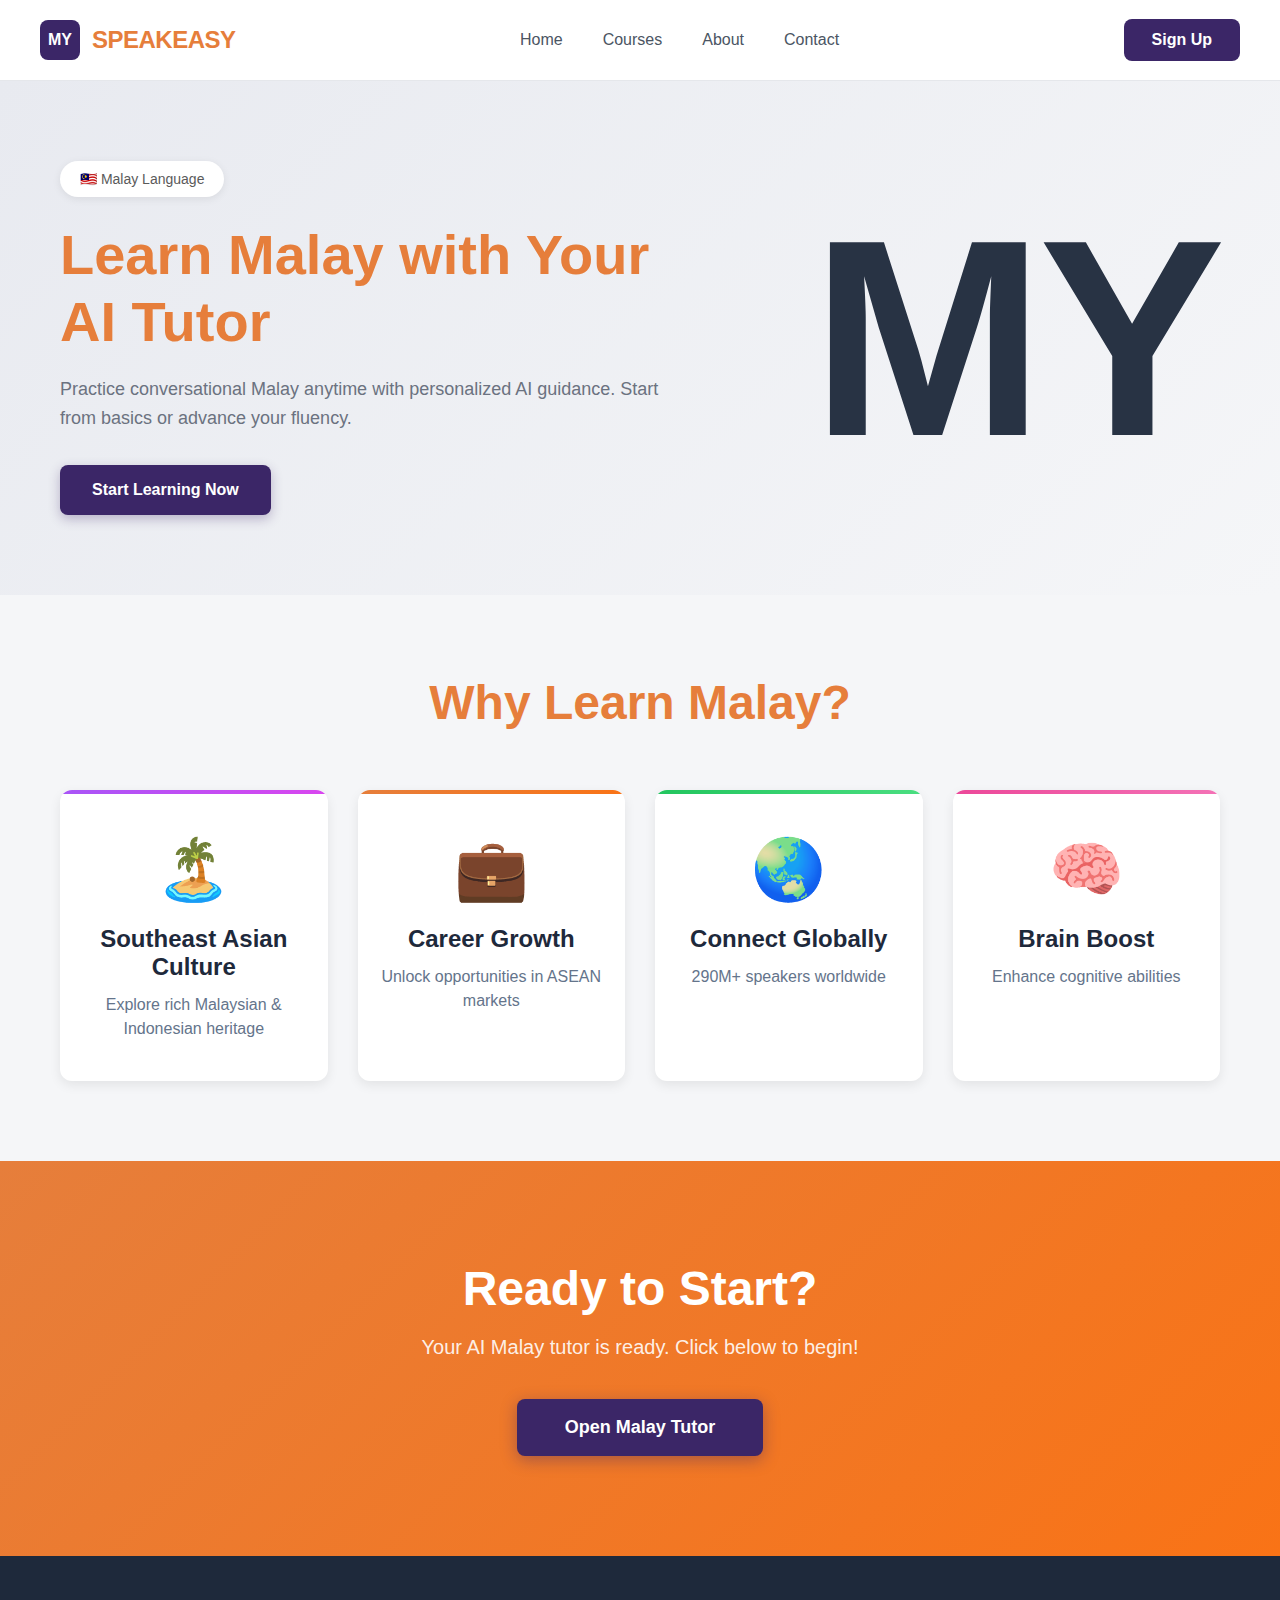
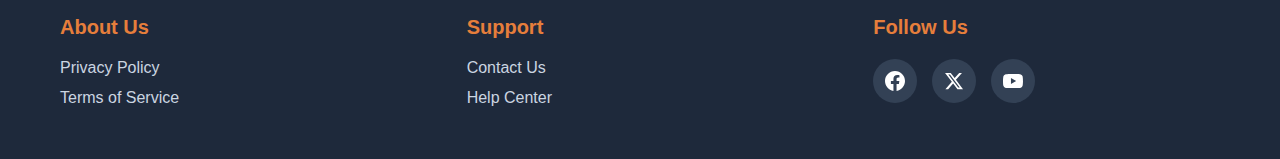
<file: index.html>
<!DOCTYPE html>
<html lang="en">
<head>
    <meta charset="UTF-8">
    <meta name="viewport" content="width=device-width, initial-scale=1.0">
    <title>SpeakEasy Malay - Your AI Malay Language Tutor</title>
    <link rel="stylesheet" href="styles.css">
</head>
<body>
    <nav class="navbar">
        <div class="nav-container">
            <div class="nav-logo">
                <div class="logo-icon">MY</div>
                <span class="logo-text">SPEAKEASY</span>
            </div>
            <ul class="nav-links">
                <li><a href="#home" class="nav-link">Home</a></li>
                <li><a href="#courses" class="nav-link">Courses</a></li>
                <li><a href="#about" class="nav-link">About</a></li>
                <li><a href="#contact" class="nav-link">Contact</a></li>
            </ul>
            <button class="signup-btn">Sign Up</button>
        </div>
    </nav>

    <section class="hero">
        <div class="hero-content">
            <div class="hero-left">
                <div class="language-badge">🇲🇾 Malay Language</div>
                <h1 class="hero-title">Learn Malay with Your AI Tutor</h1>
                <p class="hero-subtitle">Practice conversational Malay anytime with personalized AI guidance. Start from basics or advance your fluency.</p>
                <button class="cta-button">Start Learning Now</button>
            </div>
            <div class="hero-right">
                <div class="large-logo">MY</div>
            </div>
        </div>
    </section>

    <section class="features-section">
        <h2 class="features-title">Why Learn Malay?</h2>
        <div class="features-container">
            <div class="feature-card">
                <div class="card-border purple"></div>
                <div class="feature-icon">🏝️</div>
                <h3 class="feature-title">Southeast Asian Culture</h3>
                <p class="feature-description">Explore rich Malaysian & Indonesian heritage</p>
            </div>
            
            <div class="feature-card">
                <div class="card-border blue"></div>
                <div class="feature-icon">💼</div>
                <h3 class="feature-title">Career Growth</h3>
                <p class="feature-description">Unlock opportunities in ASEAN markets</p>
            </div>
            
            <div class="feature-card">
                <div class="card-border green"></div>
                <div class="feature-icon">🌏</div>
                <h3 class="feature-title">Connect Globally</h3>
                <p class="feature-description">290M+ speakers worldwide</p>
            </div>
            
            <div class="feature-card">
                <div class="card-border orange"></div>
                <div class="feature-icon">🧠</div>
                <h3 class="feature-title">Brain Boost</h3>
                <p class="feature-description">Enhance cognitive abilities</p>
            </div>
        </div>
    </section>

    <section class="cta-section">
        <div class="cta-content">
            <h2 class="cta-title">Ready to Start?</h2>
            <p class="cta-subtitle">Your AI Malay tutor is ready. Click below to begin!</p>
            <button class="cta-btn">Open Malay Tutor</button>
        </div>
    </section>

    <footer class="footer">
        <div class="footer-content">
            <div class="footer-column">
                <h3 class="footer-heading">About Us</h3>
                <ul class="footer-links">
                    <li><a href="#privacy">Privacy Policy</a></li>
                    <li><a href="#terms">Terms of Service</a></li>
                </ul>
            </div>
            
            <div class="footer-column">
                <h3 class="footer-heading">Support</h3>
                <ul class="footer-links">
                    <li><a href="#contact">Contact Us</a></li>
                    <li><a href="#help">Help Center</a></li>
                </ul>
            </div>
            
            <div class="footer-column">
                <h3 class="footer-heading">Follow Us</h3>
                <div class="social-icons">
                    <a href="#" class="social-icon" aria-label="Facebook">
                        <svg xmlns="http://www.w3.org/2000/svg" width="20" height="20" viewBox="0 0 24 24" fill="currentColor">
                            <path d="M24 12.073c0-6.627-5.373-12-12-12s-12 5.373-12 12c0 5.99 4.388 10.954 10.125 11.854v-8.385H7.078v-3.47h3.047V9.43c0-3.007 1.792-4.669 4.533-4.669 1.312 0 2.686.235 2.686.235v2.953H15.83c-1.491 0-1.956.925-1.956 1.874v2.25h3.328l-.532 3.47h-2.796v8.385C19.612 23.027 24 18.062 24 12.073z"/>
                        </svg>
                    </a>
                    <a href="#" class="social-icon" aria-label="X (Twitter)">
                        <svg xmlns="http://www.w3.org/2000/svg" width="20" height="20" viewBox="0 0 24 24" fill="currentColor">
                            <path d="M18.244 2.25h3.308l-7.227 8.26 8.502 11.24H16.17l-5.214-6.817L4.99 21.75H1.68l7.73-8.835L1.254 2.25H8.08l4.713 6.231zm-1.161 17.52h1.833L7.084 4.126H5.117z"/>
                        </svg>
                    </a>
                    <a href="#" class="social-icon" aria-label="YouTube">
                        <svg xmlns="http://www.w3.org/2000/svg" width="20" height="20" viewBox="0 0 24 24" fill="currentColor">
                            <path d="M23.498 6.186a3.016 3.016 0 0 0-2.122-2.136C19.505 3.545 12 3.545 12 3.545s-7.505 0-9.377.505A3.017 3.017 0 0 0 .502 6.186C0 8.07 0 12 0 12s0 3.93.502 5.814a3.016 3.016 0 0 0 2.122 2.136c1.871.505 9.376.505 9.376.505s7.505 0 9.377-.505a3.015 3.015 0 0 0 2.122-2.136C24 15.93 24 12 24 12s0-3.93-.502-5.814zM9.545 15.568V8.432L15.818 12l-6.273 3.568z"/>
                        </svg>
                    </a>
                </div>
            </div>
        </div>
    </footer>

    <script src="https://cdn.botpress.cloud/webchat/v3.5/inject.js"></script>
    <script src="https://files.bpcontent.cloud/2025/11/17/04/20251117042830-K5YPSWCX.js" defer></script>
    <script src="script.js"></script>
</body>
</html>
</file>
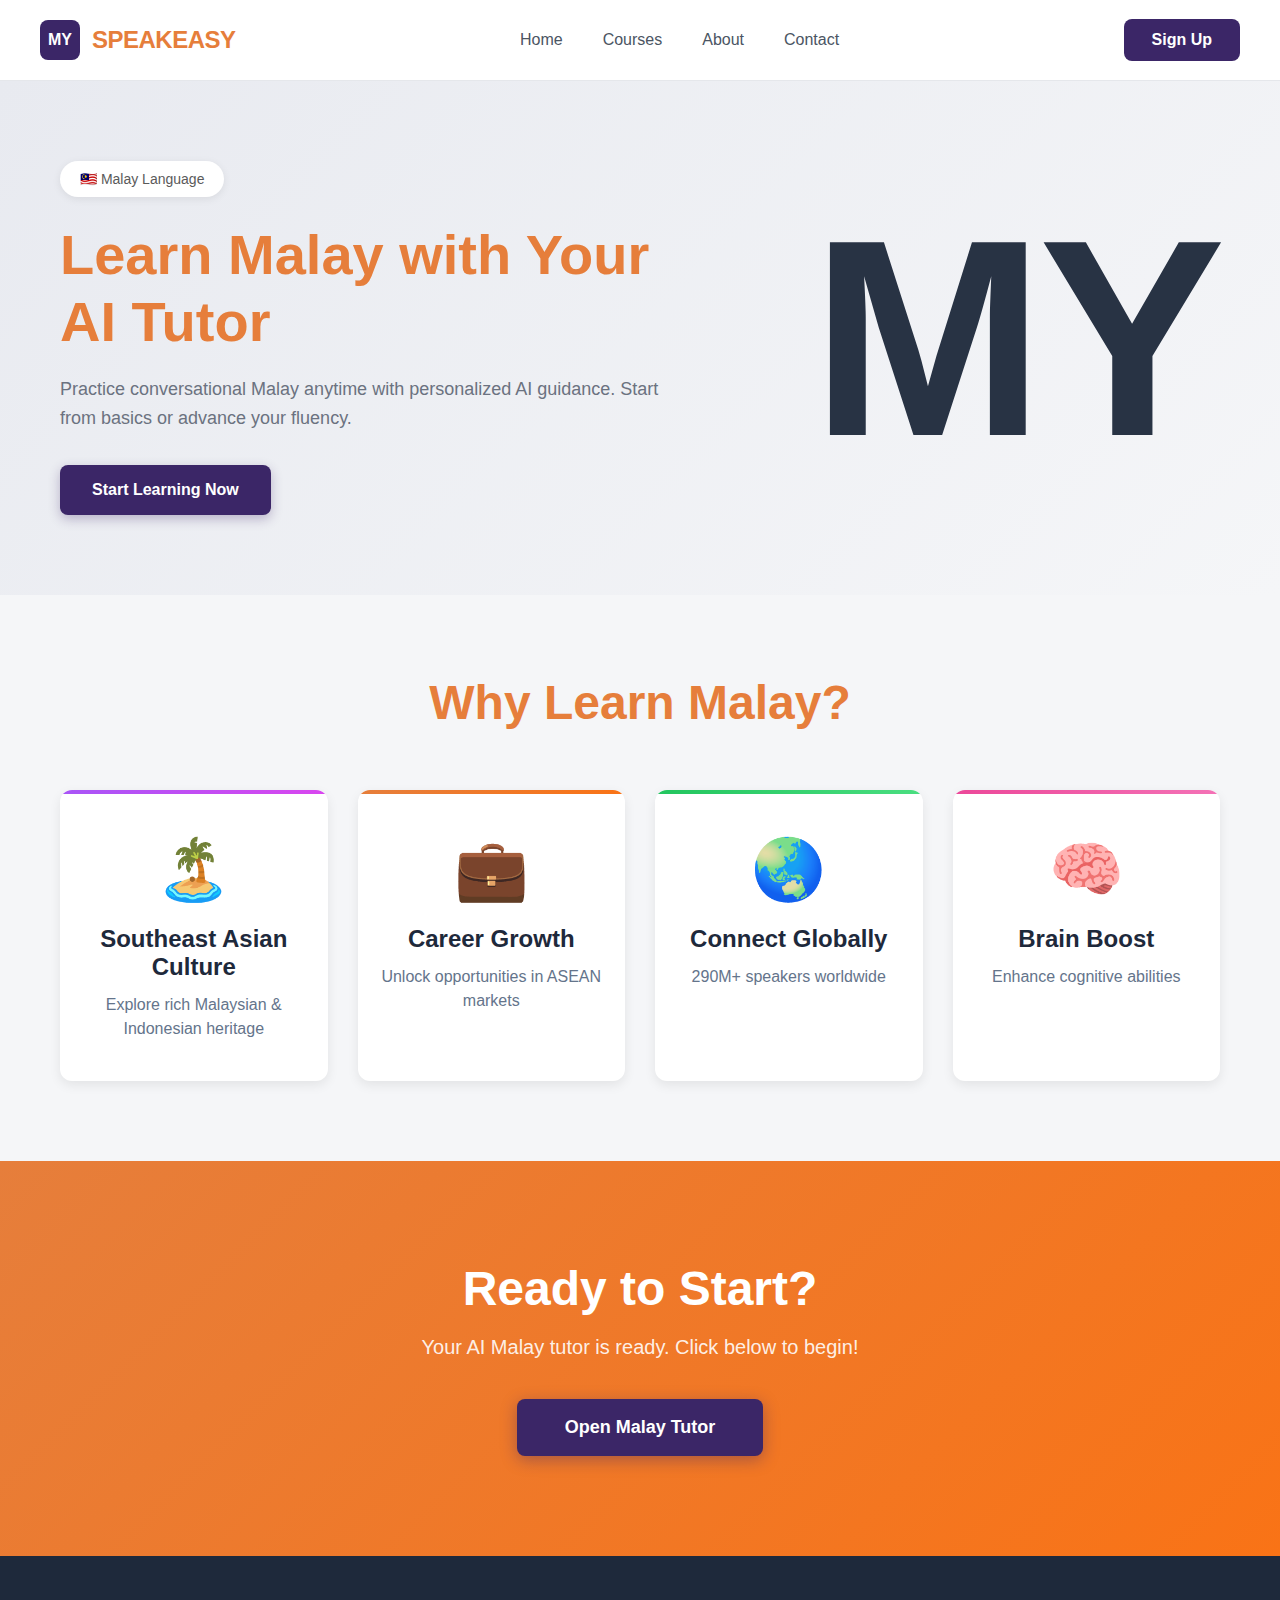
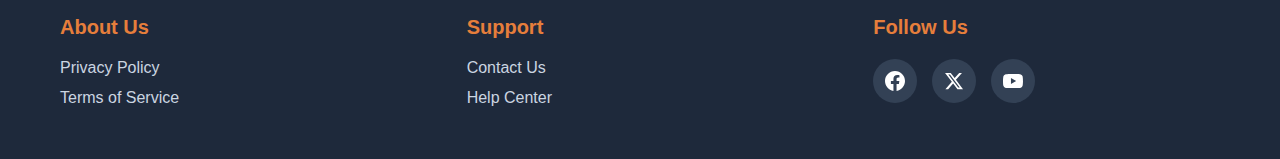
<file: malay.html>
<!DOCTYPE html>
<html lang="en">
<head>
    <meta charset="UTF-8">
    <meta name="viewport" content="width=device-width, initial-scale=1.0">
    <title>SpeakEasy Malay - Your AI Malay Language Tutor</title>
    <link rel="stylesheet" href="styles.css">
</head>
<body>
    <nav class="navbar">
        <div class="nav-container">
            <div class="nav-logo">
                <div class="logo-icon">MY</div>
                <span class="logo-text">SPEAKEASY</span>
            </div>
            <ul class="nav-links">
                <li><a href="https://oranqif.github.io/SpeakEasy/" class="nav-link">Home</a></li>
                <li><a href="#courses" class="nav-link">Courses</a></li>
                <li><a href="#about" class="nav-link">About</a></li>
                <li><a href="#contact" class="nav-link">Contact</a></li>
            </ul>
            <button class="signup-btn">Sign Up</button>
        </div>
    </nav>

    <section class="hero">
        <div class="hero-content">
            <div class="hero-left">
                <div class="language-badge">🇲🇾 Malay Language</div>
                <h1 class="hero-title">Learn Malay with Your AI Tutor</h1>
                <p class="hero-subtitle">Practice conversational Malay anytime with personalized AI guidance. Start from basics or advance your fluency.</p>
                <button class="cta-button" onclick="window.botpress.toggle()">Start Learning Now</button>
            </div>
            <div class="hero-right">
                <div class="large-logo">MY</div>
            </div>
        </div>
    </section>

    <section id="about" class="features-section">
        <h2 class="features-title">Why Learn Malay?</h2>
        <div class="features-container">
            <div class="feature-card">
                <div class="card-border purple"></div>
                <div class="feature-icon">🏝️</div>
                <h3 class="feature-title">Southeast Asian Culture</h3>
                <p class="feature-description">Explore rich Malaysian & Indonesian heritage</p>
            </div>
            
            <div class="feature-card">
                <div class="card-border blue"></div>
                <div class="feature-icon">💼</div>
                <h3 class="feature-title">Career Growth</h3>
                <p class="feature-description">Unlock opportunities in ASEAN markets</p>
            </div>
            
            <div class="feature-card">
                <div class="card-border green"></div>
                <div class="feature-icon">🌏</div>
                <h3 class="feature-title">Connect Globally</h3>
                <p class="feature-description">290M+ speakers worldwide</p>
            </div>
            
            <div class="feature-card">
                <div class="card-border orange"></div>
                <div class="feature-icon">🧠</div>
                <h3 class="feature-title">Brain Boost</h3>
                <p class="feature-description">Enhance cognitive abilities</p>
            </div>
        </div>
    </section>

    <section id="courses" class="cta-section">
        <div class="cta-content">
            <h2 class="cta-title">Ready to Start?</h2>
            <p class="cta-subtitle">Your AI Malay tutor is ready. Click below to begin!</p>
            <button class="cta-btn" onclick="window.botpress.toggle()">Open Malay Tutor</button>
        </div>
    </section>

    <footer id="contact" class="footer">
        <div class="footer-content">
            <div class="footer-column">
                <h3 class="footer-heading">About Us</h3>
                <ul class="footer-links">
                    <li><a href="#privacy">Privacy Policy</a></li>
                    <li><a href="#terms">Terms of Service</a></li>
                </ul>
            </div>
            
            <div class="footer-column">
                <h3 class="footer-heading">Support</h3>
                <ul class="footer-links">
                    <li><a href="#contact">Contact Us</a></li>
                    <li><a href="#help">Help Center</a></li>
                </ul>
            </div>
            
            <div class="footer-column">
                <h3 class="footer-heading">Follow Us</h3>
                <div class="social-icons">
                    <a href="#" class="social-icon" aria-label="Facebook">
                        <svg xmlns="http://www.w3.org/2000/svg" width="20" height="20" viewBox="0 0 24 24" fill="currentColor">
                            <path d="M24 12.073c0-6.627-5.373-12-12-12s-12 5.373-12 12c0 5.99 4.388 10.954 10.125 11.854v-8.385H7.078v-3.47h3.047V9.43c0-3.007 1.792-4.669 4.533-4.669 1.312 0 2.686.235 2.686.235v2.953H15.83c-1.491 0-1.956.925-1.956 1.874v2.25h3.328l-.532 3.47h-2.796v8.385C19.612 23.027 24 18.062 24 12.073z"/>
                        </svg>
                    </a>
                    <a href="#" class="social-icon" aria-label="X (Twitter)">
                        <svg xmlns="http://www.w3.org/2000/svg" width="20" height="20" viewBox="0 0 24 24" fill="currentColor">
                            <path d="M18.244 2.25h3.308l-7.227 8.26 8.502 11.24H16.17l-5.214-6.817L4.99 21.75H1.68l7.73-8.835L1.254 2.25H8.08l4.713 6.231zm-1.161 17.52h1.833L7.084 4.126H5.117z"/>
                        </svg>
                    </a>
                    <a href="#" class="social-icon" aria-label="YouTube">
                        <svg xmlns="http://www.w3.org/2000/svg" width="20" height="20" viewBox="0 0 24 24" fill="currentColor">
                            <path d="M23.498 6.186a3.016 3.016 0 0 0-2.122-2.136C19.505 3.545 12 3.545 12 3.545s-7.505 0-9.377.505A3.017 3.017 0 0 0 .502 6.186C0 8.07 0 12 0 12s0 3.93.502 5.814a3.016 3.016 0 0 0 2.122 2.136c1.871.505 9.376.505 9.376.505s7.505 0 9.377-.505a3.015 3.015 0 0 0 2.122-2.136C24 15.93 24 12 24 12s0-3.93-.502-5.814zM9.545 15.568V8.432L15.818 12l-6.273 3.568z"/>
                        </svg>
                    </a>
                </div>
            </div>
        </div>
    </footer>

    <script src="https://cdn.botpress.cloud/webchat/v3.5/inject.js"></script>
    <script src="https://files.bpcontent.cloud/2025/11/17/04/20251117042830-K5YPSWCX.js" defer></script>
    <script src="script.js"></script>
</body>
</html>
</file>
<file: styles.css>
* {
    margin: 0;
    padding: 0;
    box-sizing: border-box;
}

body {
    font-family: -apple-system, BlinkMacSystemFont, 'Segoe UI', Roboto, 'Helvetica Neue', Arial, sans-serif;
    background: #f5f6f8;
    min-height: 100vh;
}

/* Navbar */
.navbar {
    background: white;
    border-bottom: 1px solid #e5e7eb;
    padding: 0 40px;
    position: sticky;
    top: 0;
    z-index: 1000;
}

.nav-container {
    max-width: 1400px;
    margin: 0 auto;
    display: flex;
    align-items: center;
    justify-content: space-between;
    height: 80px;
}

.nav-logo {
    display: flex;
    align-items: center;
    gap: 12px;
    cursor: pointer;
}

.logo-icon {
    background: #3B2667;
    color: white;
    width: 40px;
    height: 40px;
    border-radius: 8px;
    display: flex;
    align-items: center;
    justify-content: center;
    font-weight: bold;
    font-size: 16px;
}

.logo-text {
    font-size: 24px;
    font-weight: 700;
    color: #e67e3b;
    letter-spacing: -0.5px;
}

.nav-links {
    display: flex;
    list-style: none;
    gap: 40px;
    margin: 0;
    padding: 0;
}

.nav-link {
    text-decoration: none;
    color: #4b5563;
    font-size: 16px;
    font-weight: 500;
    transition: color 0.3s ease;
    position: relative;
}

.nav-link:hover {
    color: #e67e3b;
}

.nav-link.active {
    color: #e67e3b;
}

.nav-link.active::after {
    content: '';
    position: absolute;
    bottom: -8px;
    left: 0;
    right: 0;
    height: 2px;
    background: #e67e3b;
}

.signup-btn {
    background: #3B2667;
    color: white;
    border: none;
    padding: 12px 28px;
    font-size: 16px;
    font-weight: 600;
    border-radius: 8px;
    cursor: pointer;
    transition: all 0.3s ease;
}

.signup-btn:hover {
    background: #2d1d4f;
    transform: translateY(-1px);
}

/* Hero Section */
.hero {
    background: linear-gradient(135deg, #e8eaf0 0%, #f5f6f8 100%);
    padding: 80px 60px;
    min-height: 500px;
}

.hero-content {
    max-width: 1400px;
    margin: 0 auto;
    display: flex;
    align-items: center;
    justify-content: space-between;
    gap: 60px;
}

.hero-left {
    flex: 1;
    max-width: 600px;
}

.language-badge {
    display: inline-block;
    background: white;
    color: #5a5a5a;
    padding: 10px 20px;
    border-radius: 25px;
    font-size: 14px;
    font-weight: 500;
    margin-bottom: 24px;
    box-shadow: 0 2px 8px rgba(0, 0, 0, 0.08);
}

.hero-title {
    font-size: 56px;
    font-weight: 700;
    color: #e67e3b;
    line-height: 1.2;
    margin-bottom: 20px;
}

.hero-subtitle {
    font-size: 18px;
    color: #6b7280;
    line-height: 1.6;
    margin-bottom: 32px;
}

.cta-button {
    background: #3B2667;
    color: white;
    border: none;
    padding: 16px 32px;
    font-size: 16px;
    font-weight: 600;
    border-radius: 8px;
    cursor: pointer;
    transition: all 0.3s ease;
    box-shadow: 0 4px 12px rgba(59, 38, 103, 0.3);
}

.cta-button:hover {
    background: #2d1d4f;
    transform: translateY(-2px);
    box-shadow: 0 6px 16px rgba(59, 38, 103, 0.4);
}

.hero-right {
    flex: 0 0 auto;
}

.large-logo {
    font-size: 280px;
    font-weight: 900;
    color: #1e293b;
    line-height: 1;
    letter-spacing: -0.02em;
    opacity: 0.95;
}

/* Features Section */
.features-section {
    padding: 80px 60px;
    background: #f5f6f8;
}

.features-title {
    text-align: center;
    font-size: 48px;
    font-weight: 700;
    color: #e67e3b;
    margin-bottom: 60px;
}

.features-container {
    max-width: 1400px;
    margin: 0 auto;
    display: grid;
    grid-template-columns: repeat(auto-fit, minmax(250px, 1fr));
    gap: 30px;
}

.feature-card {
    background: white;
    border-radius: 12px;
    padding: 0;
    overflow: hidden;
    box-shadow: 0 4px 12px rgba(0, 0, 0, 0.08);
    transition: transform 0.3s ease, box-shadow 0.3s ease;
    position: relative;
}

.feature-card:hover {
    transform: translateY(-5px);
    box-shadow: 0 8px 20px rgba(0, 0, 0, 0.12);
}

.card-border {
    height: 4px;
    width: 100%;
}

.card-border.purple {
    background: linear-gradient(90deg, #a855f7 0%, #d946ef 100%);
}

.card-border.blue {
    background: linear-gradient(90deg, #e67e3b 0%, #f97316 100%);
}

.card-border.green {
    background: linear-gradient(90deg, #22c55e 0%, #4ade80 100%);
}

.card-border.orange {
    background: linear-gradient(90deg, #ec4899 0%, #f472b6 100%);
}

.feature-icon {
    font-size: 60px;
    text-align: center;
    margin: 40px 0 20px;
}

.feature-title {
    font-size: 24px;
    font-weight: 700;
    color: #1e293b;
    text-align: center;
    margin: 0 20px 12px;
}

.feature-description {
    font-size: 16px;
    color: #64748b;
    text-align: center;
    margin: 0 20px 40px;
    line-height: 1.5;
}

/* CTA Section */
.cta-section {
    background: linear-gradient(135deg, #e67e3b 0%, #f97316 100%);
    padding: 100px 60px;
    text-align: center;
}

.cta-content {
    max-width: 800px;
    margin: 0 auto;
}

.cta-title {
    font-size: 48px;
    font-weight: 700;
    color: white;
    margin-bottom: 20px;
}

.cta-subtitle {
    font-size: 20px;
    color: rgba(255, 255, 255, 0.9);
    margin-bottom: 40px;
}

.cta-btn {
    background: #3B2667;
    color: white;
    border: none;
    padding: 18px 48px;
    font-size: 18px;
    font-weight: 600;
    border-radius: 8px;
    cursor: pointer;
    transition: all 0.3s ease;
    box-shadow: 0 4px 16px rgba(59, 38, 103, 0.4);
}

.cta-btn:hover {
    background: #2d1d4f;
    transform: translateY(-2px);
    box-shadow: 0 6px 20px rgba(59, 38, 103, 0.5);
}

/* Footer */
.footer {
    background: #1e293b;
    color: white;
    padding: 60px 60px 40px;
}

.footer-content {
    max-width: 1400px;
    margin: 0 auto;
    display: grid;
    grid-template-columns: repeat(3, 1fr);
    gap: 60px;
}

.footer-column {
    display: flex;
    flex-direction: column;
}

.footer-heading {
    font-size: 20px;
    font-weight: 700;
    color: #e67e3b;
    margin-bottom: 20px;
}

.footer-links {
    list-style: none;
    padding: 0;
    margin: 0;
}

.footer-links li {
    margin-bottom: 12px;
}

.footer-links a {
    color: #cbd5e1;
    text-decoration: none;
    font-size: 16px;
    transition: color 0.3s ease;
}

.footer-links a:hover {
    color: #e67e3b;
}

.social-icons {
    display: flex;
    gap: 15px;
}

.social-icon {
    width: 44px;
    height: 44px;
    border-radius: 50%;
    background: #334155;
    display: flex;
    align-items: center;
    justify-content: center;
    color: white;
    text-decoration: none;
    transition: all 0.3s ease;
}

.social-icon:hover {
    background: #e67e3b;
    transform: translateY(-2px);
}

/* Responsive design */
@media (max-width: 1024px) {
    .navbar {
        padding: 0 30px;
    }

    .nav-links {
        gap: 25px;
    }

    .hero {
        padding: 60px 40px;
    }

    .features-section {
        padding: 60px 40px;
    }

    .features-title {
        font-size: 40px;
    }

    .features-container {
        grid-template-columns: repeat(2, 1fr);
    }

    .cta-section {
        padding: 80px 40px;
    }

    .cta-title {
        font-size: 40px;
    }

    .footer {
        padding: 50px 40px 30px;
    }

    .footer-content {
        gap: 40px;
    }

    .hero-content {
        flex-direction: column;
        text-align: center;
    }

    .hero-left {
        max-width: 100%;
    }

    .hero-title {
        font-size: 42px;
    }

    .large-logo {
        font-size: 180px;
    }
}

@media (max-width: 768px) {
    .navbar {
        padding: 0 20px;
    }

    .nav-container {
        height: 70px;
    }

    .nav-links {
        display: none;
    }

    .logo-text {
        font-size: 20px;
    }

    .logo-icon {
        width: 36px;
        height: 36px;
        font-size: 14px;
    }

    .signup-btn {
        padding: 10px 20px;
        font-size: 14px;
    }

    .hero {
        padding: 40px 20px;
    }

    .features-section {
        padding: 40px 20px;
    }

    .features-title {
        font-size: 32px;
        margin-bottom: 40px;
    }

    .features-container {
        grid-template-columns: 1fr;
        gap: 20px;
    }

    .cta-section {
        padding: 60px 20px;
    }

    .cta-title {
        font-size: 32px;
    }

    .cta-subtitle {
        font-size: 18px;
    }

    .cta-btn {
        padding: 16px 36px;
        font-size: 16px;
    }

    .footer {
        padding: 40px 20px 30px;
    }

    .footer-content {
        grid-template-columns: 1fr;
        gap: 30px;
    }

    .hero-title {
        font-size: 36px;
    }

    .hero-subtitle {
        font-size: 16px;
    }

    .large-logo {
        font-size: 120px;
    }
}
</file>
